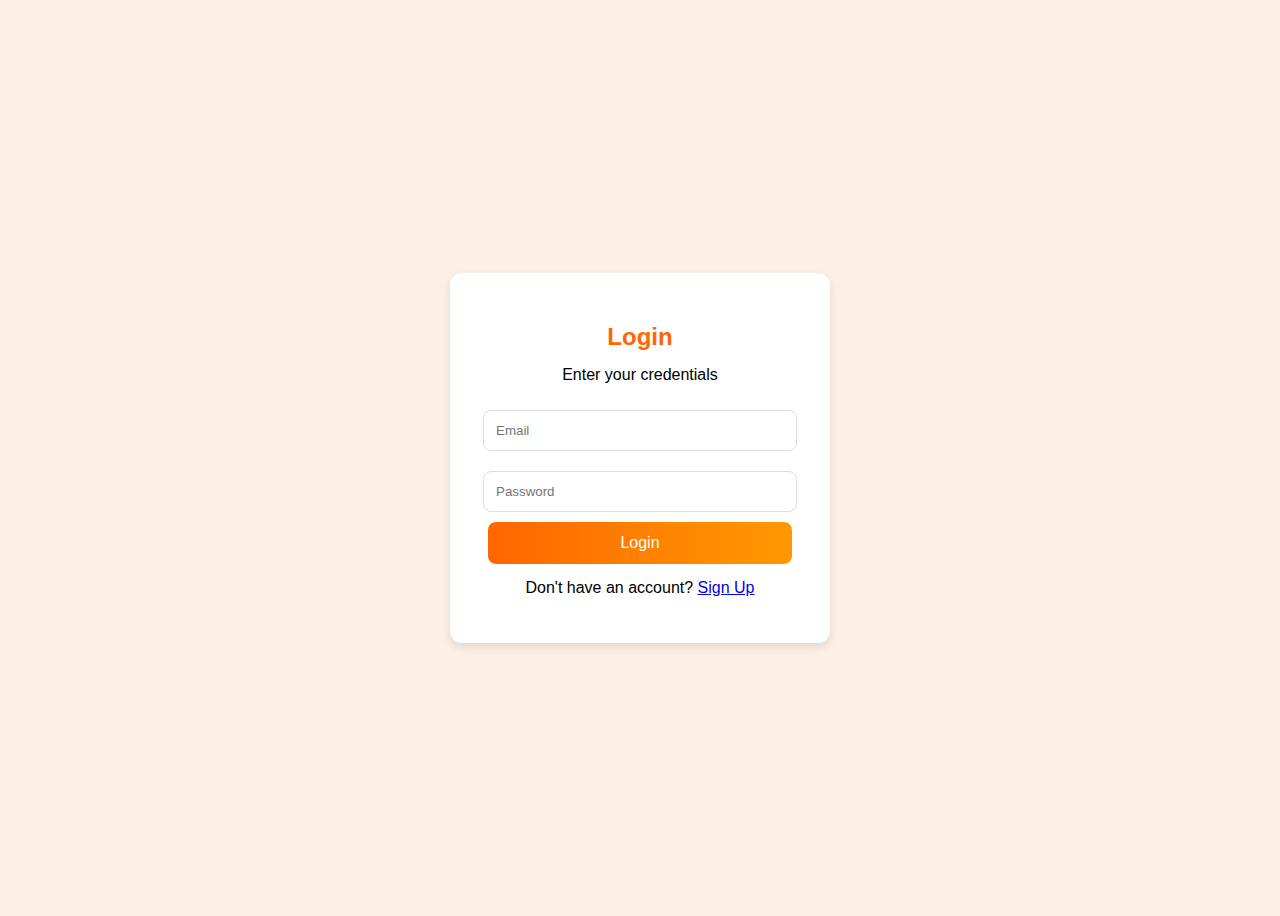
<file: frontend/login.html>
<!DOCTYPE html>
<html lang="en">
<head>
  <meta charset="UTF-8">
  <meta name="viewport" content="width=device-width, initial-scale=1.0">
  <title>Login</title>
  <link rel="stylesheet" href="Styling/registration.css">
</head>
<body>
  <div class="form-container">
    <h2>Login</h2>
    <p>Enter your credentials</p>

    <form id="loginForm" action="/doLogin" method="post">
      <input type="email" id="loginEmail" placeholder="Email" required>
      <input type="password" id="loginPassword" placeholder="Password" required>
      
      <button type="submit">Login</button>
    </form>

    <p>Don't have an account? <a href="register.html">Sign Up</a></p>
  </div>

  <script src="js/register.js"></script>
</body>
</html>
</file>
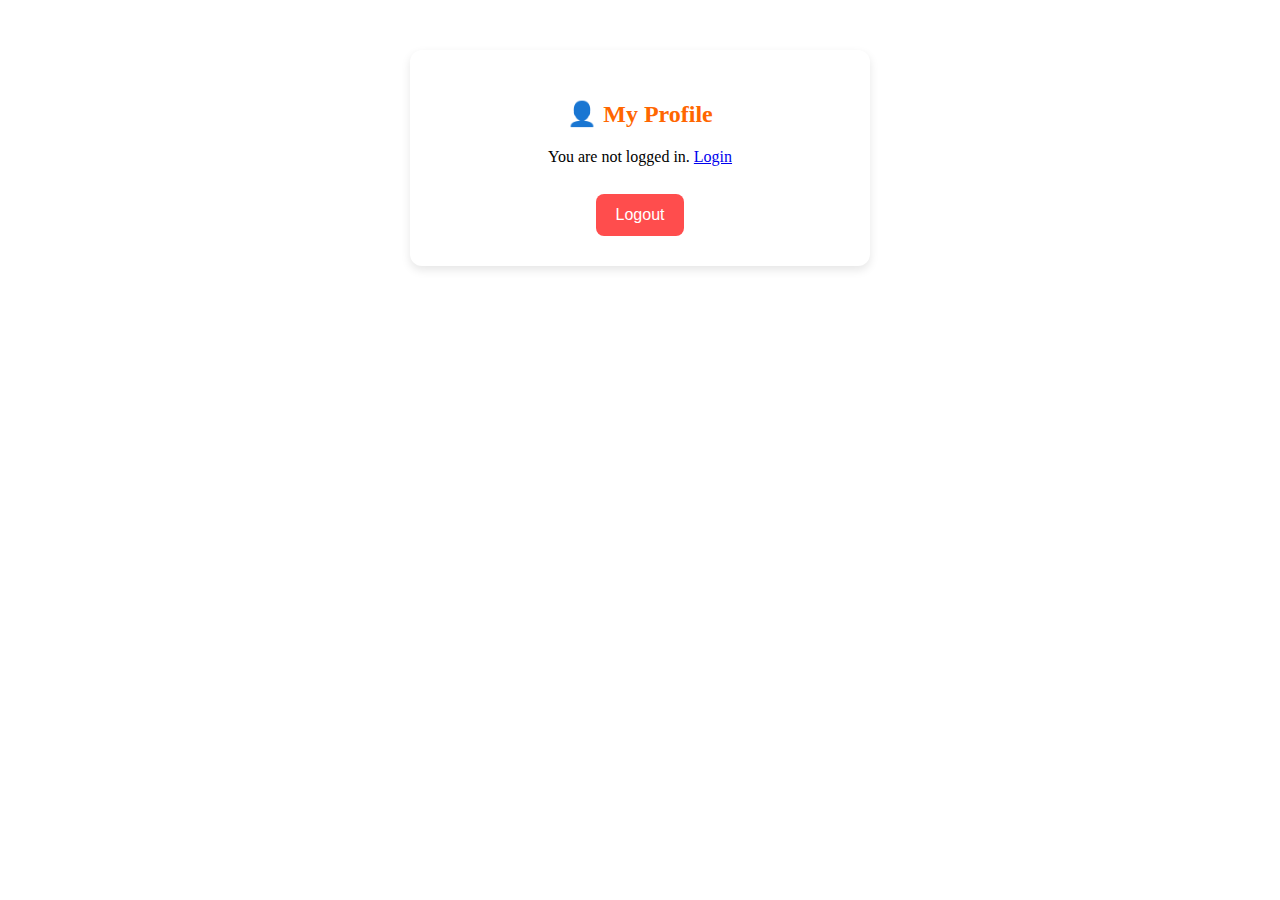
<file: frontend/myProfile.html>
<!DOCTYPE html>
<html lang="en">
<head>
  <meta charset="UTF-8">
  <meta name="viewport" content="width=device-width, initial-scale=1.0">
  <title>My Profile</title>
  <link rel="stylesheet" href="Styling/myProfile.css">
</head>
<body>
  <div class="profile-container">
    <h2>👤 My Profile</h2>
    <div id="profileInfo">
      <!-- JS will load user info here -->
    </div>
    <button id="logoutBtn" class="logout-btn">Logout</button>
  </div>

  <script src="js/myProfile.js"></script>
</body>
</html>
</file>
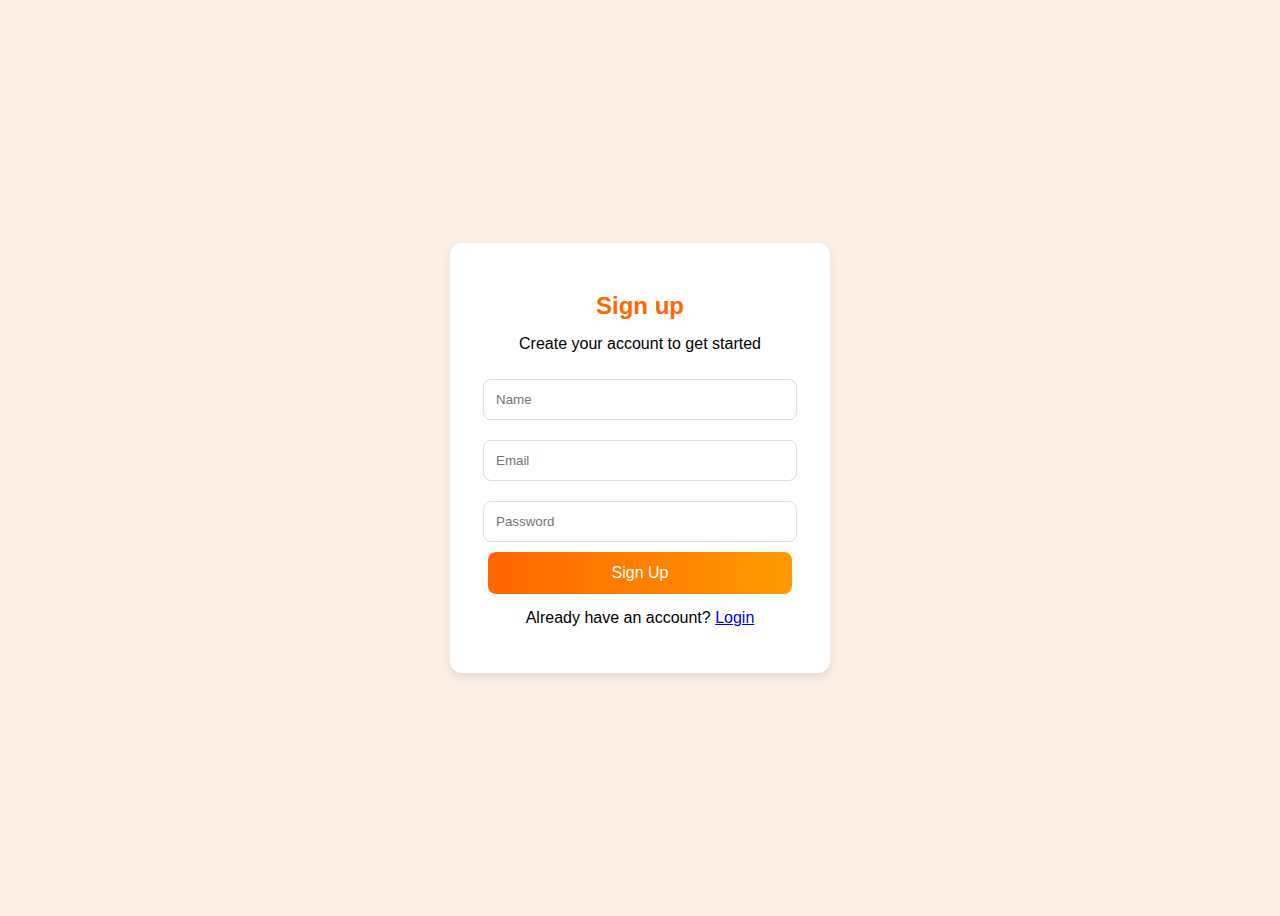
<file: frontend/register.html>
<!DOCTYPE html>
<html lang="en">
<head>
  <meta charset="UTF-8">
  <meta name="viewport" content="width=device-width, initial-scale=1.0">
  <title>Sign Up</title>
  <link rel="stylesheet" href="Styling/registration.css">
</head>
<body>
  <div class="form-container">
    <h2>Sign up</h2>
    <p>Create your account to get started</p>

    <form id="registerForm" action="/register" method="post">
      <input type="text" id="name" placeholder="Name" required>
      <input type="email" id="email" placeholder="Email" required>
      <input type="password" id="password" placeholder="Password" required>
      
      <button type="submit">Sign Up</button>
    </form>

    <p>Already have an account? <a href="login.html">Login</a></p>
  </div>

  <script src="js/register.js"></script>
</body>
</html>
</file>
<file: frontend/Styling/registration.css>
body {
  font-family: Arial, sans-serif;
  background: #fcefe6;
  display: flex;
  justify-content: center;
  align-items: center;
  height: 100vh;
}

.form-container {
  background: white;
  padding: 30px;
  border-radius: 12px;
  box-shadow: 0px 4px 10px rgba(0,0,0,0.1);
  width: 320px;
  text-align: center;
}

h2 {
  color: #ff6600;
  margin-bottom: 10px;
}

input {
  width: 90%;
  padding: 12px;
  margin: 10px 0;
  border: 1px solid #ddd;
  border-radius: 8px;
}

button {
  width: 95%;
  padding: 12px;
  background: linear-gradient(to right, #ff6600, #ff9900);
  color: white;
  border: none;
  border-radius: 8px;
  cursor: pointer;
  font-size: 16px;
}

button:hover {
  background: linear-gradient(to right, #ff5500, #ff8800);
}

p {
  margin-top: 15px;
}
</file>
<file: frontend/Styling/myProfile.css>
.profile-container {
  background: white;
  padding: 30px;
  margin: 50px auto;
  width: 400px;
  border-radius: 12px;
  box-shadow: 0px 4px 10px rgba(0,0,0,0.1);
  text-align: center;
}

.profile-container h2 {
  color: #ff6600;
  margin-bottom: 20px;
}

#profileInfo p {
  font-size: 16px;
  margin: 8px 0;
}

.logout-btn {
  background: #ff4d4d;
  border: none;
  padding: 12px 20px;
  border-radius: 8px;
  color: white;
  font-size: 16px;
  cursor: pointer;
  margin-top: 20px;
}

.logout-btn:hover {
  background: #e60000;
}
</file>
